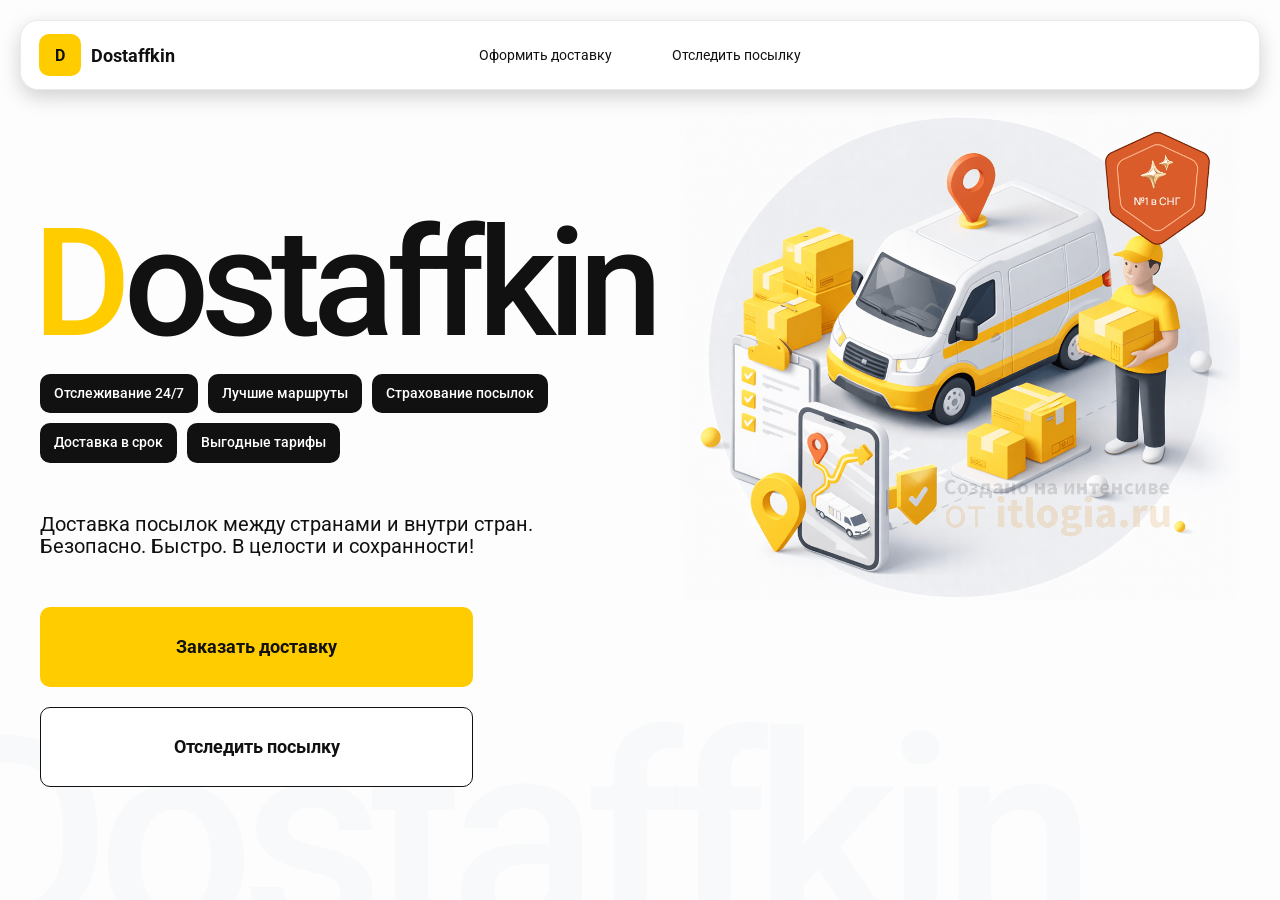
<file: index.html>
<!doctype html>
<html lang="ru">

<head>
    <meta charset="utf-8" />
    <meta name="viewport" content="width=device-width,initial-scale=1,maximum-scale=1,user-scalable=0" />
    <title>Dostaffkin — Доставка посылок между странами и внутри стран. Безопасно. Быстро. В целости и сохранности!
    </title>
    <link rel="stylesheet" href="styles/base.css" />
    <link rel="stylesheet" href="styles/base_adaptive.css" />
    <link rel="stylesheet" href="styles/index.css" />
    <link rel="stylesheet" href="styles/index_adaptive.css" />

</head>

<body>
    <div class="container">
        <header class="header">
            <a class="header-brand" href="#">
                <div class="header-logo">D</div>
                <div class="header-title">Dostaffkin</div>
            </a>
            <nav class="header-menu">
                <a class="header-link" href="./order.html">Оформить <span>доставку</span></a>
                <a class="header-link" href="./track.html">Отследить <span>посылку</span></a>
            </nav>
        </header>

        <main class="main">
            <section class="main-info">
                <div class="main-title">
                    <span>D</span>ostaffkin
                </div>
                <div class="main-features">
                    <div class="main-feature">Отслеживание 24/7</div>
                    <div class="main-feature">Лучшие маршруты</div>
                    <div class="main-feature">Страхование посылок</div>
                    <div class="main-feature">Доставка в срок</div>
                    <div class="main-feature">Выгодные тарифы</div>
                </div>
                <div class="main-description">
                    Доставка посылок между странами и внутри стран.
                    Безопасно. Быстро. В целости и сохранности!
                </div>
                <div class="main-actions">
                    <a class="button" type="button" href="./order.html">Заказать доставку</a>
                    <a class="button button-white" type="button" href="./track.html">Отследить посылку</a>
                </div>
            </section>
            <div class="main-title-ghost">Dostaffkin</div>
            <section class="main-image">
                <img src="images/main-image.png" alt="Main image" />
            </section>

        </main>
    </div>

</body>

</html>
</file>
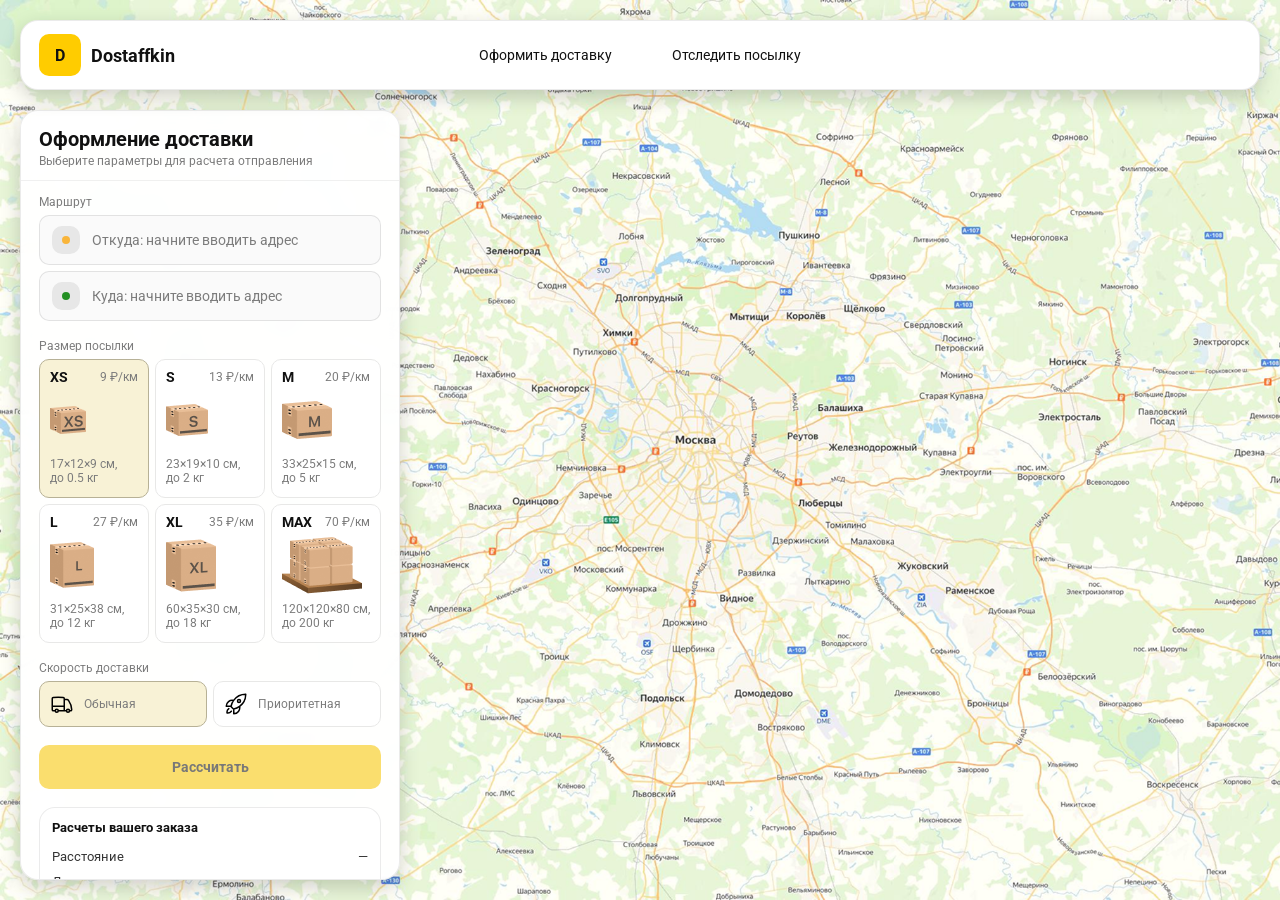
<file: order.html>
<!doctype html>
<html lang="ru">

<head>
    <meta charset="utf-8" />
    <meta name="viewport" content="width=device-width,initial-scale=1,maximum-scale=1,user-scalable=0" />
    <title>Оформление доставки</title>

    <link rel="stylesheet" href="styles/base.css" />
    <link rel="stylesheet" href="styles/base_adaptive.css" />

    <link rel="stylesheet" href="styles/order.css" />
    <link rel="stylesheet" href="styles/order_adaptive.css" />
</head>

<body>
    <div id="map"></div>

    <header class="header">
        <a class="header-brand" href="./index.html">
            <div class="header-logo">D</div>
            <div class="header-title">Dostaffkin</div>
        </a>
        <nav class="header-menu">
            <a class="header-link" href="#">Оформить <span>доставку</span></a>
            <a class="header-link" href="./track.html">Отследить <span>посылку</span></a>
        </nav>
    </header>

    <aside class="main" id="sidebar">

        <div class="main-header">
            <div class="main-title">Оформление доставки</div>
            <div class="main-text">Выберите параметры для расчета отправления</div>
        </div>

        <div class="main-content">
            <div class="main-route">
                <div class="main-block-title">Маршрут</div>
                <div class="main-fields">
                    <div class="main-field" id="fromField">
                        <div class="main-pin"></div>
                        <input id="from" placeholder="Откуда: начните вводить адрес" autocomplete="off" />
                        <div class="main-ac" id="fromAc" role="listbox" aria-label="Подсказки адресов"></div>
                    </div>

                    <div class="main-field" id="toField">
                        <div class="main-pin"></div>
                        <input id="to" placeholder="Куда: начните вводить адрес" autocomplete="off" />
                        <div class="main-ac" id="toAc" role="listbox" aria-label="Подсказки адресов"></div>
                    </div>
                </div>
            </div>

            <div class="main-package">
                <div class="main-block-title">Размер посылки</div>

                <div class="main-sizes">
                    <div class="main-size-card is-active" data-value="xs">
                        <div class="main-size-top">
                            <div class="main-size-label">XS</div>
                            <div class="main-size-rate">9 ₽/км</div>
                        </div>
                        <div class="main-size-media">
                            <img src="images/sizes/xs.png" alt="Короб XS" />
                        </div>
                        <div class="main-size-description">17×12×9 см,<br>до 0.5 кг</div>
                    </div>

                    <div class="main-size-card" data-value="s">
                        <div class="main-size-top">
                            <div class="main-size-label">S</div>
                            <div class="main-size-rate">13 ₽/км</div>
                        </div>
                        <div class="main-size-media">
                            <img src="images/sizes/s.png" alt="Короб S" />
                        </div>
                        <div class="main-size-description">23×19×10 см,<br>до 2 кг</div>
                    </div>

                    <div class="main-size-card" data-value="m">
                        <div class="main-size-top">
                            <div class="main-size-label">M</div>
                            <div class="main-size-rate">20 ₽/км</div>
                        </div>
                        <div class="main-size-media">
                            <img src="images/sizes/m.png" alt="Короб M" />
                        </div>
                        <div class="main-size-description">33×25×15 см,<br>до 5 кг</div>
                    </div>

                    <div class="main-size-card" data-value="l">
                        <div class="main-size-top">
                            <div class="main-size-label">L</div>
                            <div class="main-size-rate">27 ₽/км</div>
                        </div>
                        <div class="main-size-media">
                            <img src="images/sizes/l.png" alt="Короб L" />
                        </div>
                        <div class="main-size-description">31×25×38 см,<br>до 12 кг</div>
                    </div>

                    <div class="main-size-card" data-value="xl">
                        <div class="main-size-top">
                            <div class="main-size-label">XL</div>
                            <div class="main-size-rate">35 ₽/км</div>
                        </div>
                        <div class="main-size-media">
                            <img src="images/sizes/xl.png" alt="Короб XL" />
                        </div>
                        <div class="main-size-description">60×35×30 см,<br>до 18 кг</div>
                    </div>

                    <div class="main-size-card" data-value="max">
                        <div class="main-size-top">
                            <div class="main-size-label">MAX</div>
                            <div class="main-size-rate">70 ₽/км</div>
                        </div>
                        <div class="main-size-media main-size-media-palleta">
                            <img src="images/sizes/max.png" alt="Паллета" />
                        </div>
                        <div class="main-size-description">120×120×80 см,<br>до 200 кг</div>
                    </div>
                </div>
            </div>
            <div class="main-speed">
                <div class="main-block-title">Скорость доставки</div>

                <div class="main-speeds">
                    <div class="main-speed-card is-active" data-value="regular">
                        <img class="main-speed-media" src="images/icons/regular.svg" alt="Regular" />
                        <div class="main-speed-description">Обычная</div>
                    </div>
                    <div class="main-speed-card" data-value="fast">
                        <img class="main-speed-media" src="images/icons/fast.svg" alt="Fast" />
                        <div class="main-speed-description">Приоритетная</div>
                    </div>

                </div>
            </div>

            <div class="main-calculate-block">
                <button id="calc" class="button calculate-button" type="button" disabled>Рассчитать</button>
            </div>
            <div class="main-result" id="result">
                <div class="main-result-title">Расчеты вашего заказа</div>
                <div class="main-result-lines">
                    <div class="main-result-line"><span>Расстояние</span><span id="distanceValue">—</span></div>
                    <div class="main-result-line"><span>Доставим через</span><span id="durationValue">—</span></div>
                    <div class="main-result-line"><span>Тариф</span><span id="rateValue">—</span></div>
                </div>
                <div class="main-price">
                    <div class="main-price-label">Итого</div>
                    <div class="main-price-value" id="totalValue">—</div>
                </div>
            </div>

            <div class="main-order-box">
                <div class="main-order-form" id="orderForm">
                    <div class="main-order-title">Оформление доставки</div>
                    <div class="main-block-info-row">
                        <div class="main-block-title">Контакты</div>
                        <div class="order-fields">
                            <div class="main-field">
                                <input id="customerName" placeholder="Ваше имя" autocomplete="off" />
                            </div>
                            <div class="main-field">
                                <input id="customerPhone" placeholder="Ваш телефон" autocomplete="off"
                                    inputmode="tel" />
                            </div>
                        </div>
                    </div>
                    <div class="main-block-info-row extra-info">
                        <div class="main-block-title">Дополнительная информация</div>
                        <div class="main-field textarea">
                            <textarea id="comment" placeholder="Детали доставки и комментарии"></textarea>
                        </div>
                    </div>
                    <button id="submit" class="button main-submit-request" type="button" disabled>Отправить
                        заявку
                    </button>
                </div>

                <div class="main-order-success" id="orderSuccess">
                    <div class="main-success-icon">✓</div>
                    <div class="main-success-title">Заявка отправлена!</div>
                    <div class="main-success-title">Номер отправления – <span id="orderId"></span></div>
                    <div class="main-success-subtitle">Мы скоро свяжемся с вами</div>
                </div>
            </div>

        </div>

    </aside>

</body>

</html>
</file>
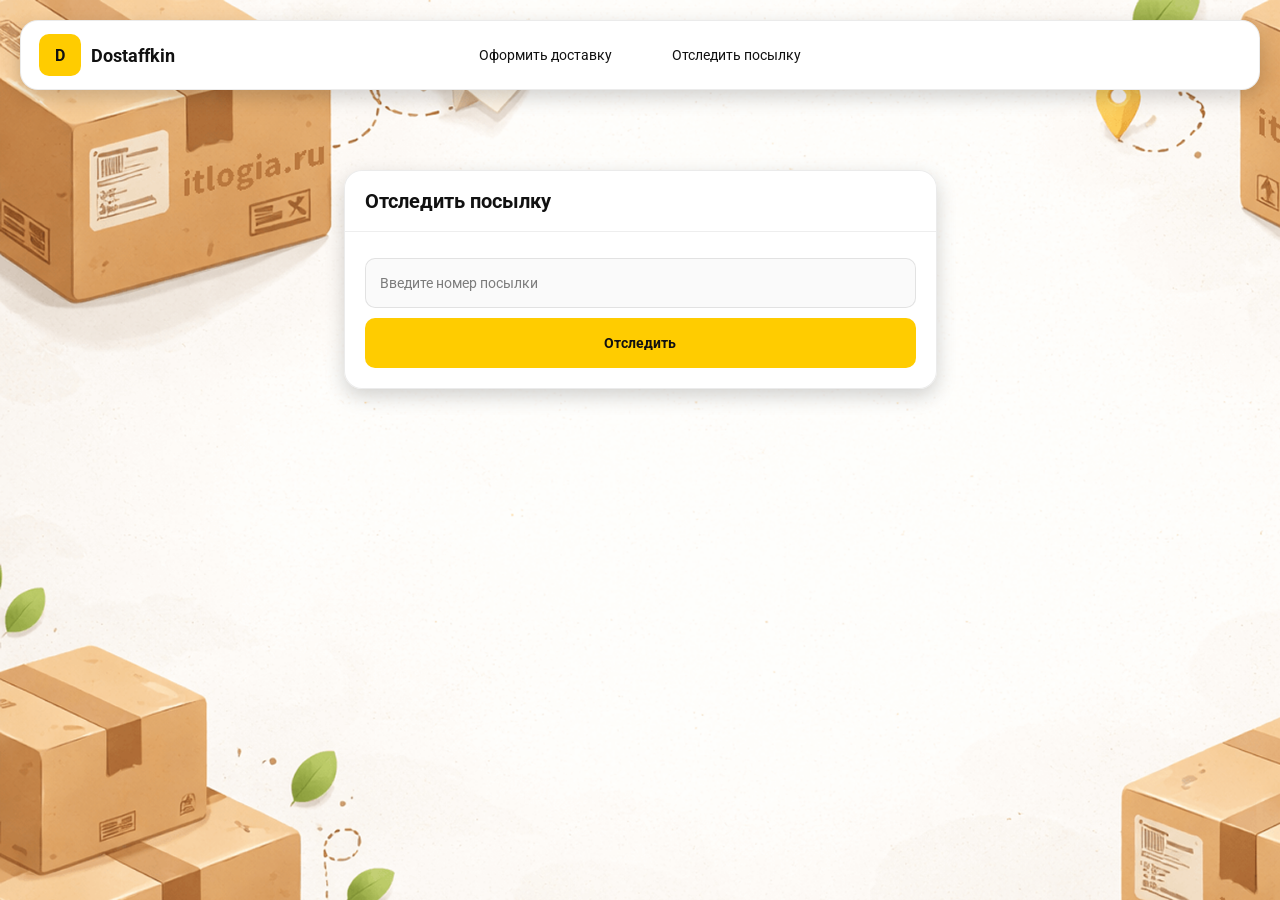
<file: track.html>
<!doctype html>
<html lang="ru">

<head>
    <meta charset="utf-8" />
    <meta name="viewport" content="width=device-width,initial-scale=1,maximum-scale=1,user-scalable=0" />
    <title>Отследить посылку</title>
    <link rel="stylesheet" href="styles/base.css" />
    <link rel="stylesheet" href="styles/base_adaptive.css" />

    <link rel="stylesheet" href="styles/track.css" />
    <link rel="stylesheet" href="styles/track_adaptive.css" />
</head>

<body>
    <div class="container">

        <header class="header">
            <a class="header-brand" href="./index.html">
                <div class="header-logo">D</div>
                <div class="header-title">Dostaffkin</div>
            </a>
            <nav class="header-menu">
                <a class="header-link" href="./order.html">Оформить <span>доставку</span></a>
                <a class="header-link" href="#">Отследить <span>посылку</span></a>
            </nav>
        </header>
        <main class="track-content">
            <section class="track-card track-search">
                <div class="track-title">Отследить посылку</div>
                <div class="track-action">
                    <div class="main-field track-field">
                        <input id="trackNumber" placeholder="Введите номер посылки" autocomplete="off" />
                    </div>
                    <button id="trackButton" class="button track-button" type="button">Отследить</button>
                </div>
            </section>
            <section class="track-card track-result" id="trackResult">
                <div class="track-result-header">
                    <div class="track-id" id="trackIdValue"></div>
                    <div class="track-routes">
                        <div class="track-route">
                            <div class="track-route-pin">
                                <svg xmlns="http://www.w3.org/2000/svg" fill="none" viewBox="0 0 24 24"
                                    stroke-width="1.5" stroke="orange" class="size-6">
                                    <path stroke-linecap="round" stroke-linejoin="round"
                                        d="M15 10.5a3 3 0 1 1-6 0 3 3 0 0 1 6 0Z" />
                                    <path stroke-linecap="round" stroke-linejoin="round"
                                        d="M19.5 10.5c0 7.142-7.5 11.25-7.5 11.25S4.5 17.642 4.5 10.5a7.5 7.5 0 1 1 15 0Z" />
                                </svg>
                            </div>
                            <div class="track-route-address" id="trackFromValue">
                                Откуда: Москва, улица Арбат, 1
                            </div>
                        </div>
                        <div class="track-route track-route-arrow">
                            <svg xmlns="http://www.w3.org/2000/svg" fill="none" viewBox="0 0 24 24" stroke-width="1.5"
                                stroke="currentColor" class="size-6">
                                <path stroke-linecap="round" stroke-linejoin="round"
                                    d="M19.5 13.5 12 21m0 0-7.5-7.5M12 21V3" />
                            </svg>
                        </div>
                        <div class="track-route">
                            <div class="track-route-pin">
                                <svg xmlns="http://www.w3.org/2000/svg" fill="none" viewBox="0 0 24 24"
                                    stroke-width="1.5" stroke="green" class="size-6">
                                    <path stroke-linecap="round" stroke-linejoin="round"
                                        d="M15 10.5a3 3 0 1 1-6 0 3 3 0 0 1 6 0Z" />
                                    <path stroke-linecap="round" stroke-linejoin="round"
                                        d="M19.5 10.5c0 7.142-7.5 11.25-7.5 11.25S4.5 17.642 4.5 10.5a7.5 7.5 0 1 1 15 0Z" />
                                </svg>
                            </div>
                            <div class="track-route-address" id="trackToValue">
                                Куда: Минск, проспект Независимости, 58
                            </div>
                        </div>
                    </div>
                </div>
                <div class="track-info">
                    <div class="track-status-title">Статус данной посылки:</div>
                    <div class="track-status-list" id="trackStatusList">


                        <div class="track-status created">
                            <img src="images/icons/created.svg" class="track-status-icon" alt="Created">
                            <div class="track-status-text">
                                <div class="track-status-text-state">Создан</div>
                                <div class="track-status-text-date">10.01.2026</div>
                            </div>
                        </div>

                        <div class="track-status in-way">
                            <img src="images/icons/in-way.svg" class="track-status-icon" alt="In way">
                            <div class="track-status-text">
                                <div class="track-status-text-state">В пути: Москва</div>
                                <div class="track-status-text-date">18.01.2026</div>
                            </div>
                        </div>

                        <div class="track-status ready">
                            <img src="images/icons/ready.svg" class="track-status-icon" alt="Ready">
                            <div class="track-status-text">
                                <div class="track-status-text-state">Готов к выдаче</div>
                                <div class="track-status-text-date">25.01.2026</div>
                            </div>
                        </div>

                        <div class="track-status done">
                            <img src="images/icons/done.svg" class="track-status-icon" alt="Done">
                            <div class="track-status-text">
                                <div class="track-status-text-state">Вручен</div>
                                <div class="track-status-text-date">27.01.2026</div>
                            </div>
                        </div>

                    </div>
                </div>
            </section>
        </main>
    </div>

</body>

</html>
</file>
<file: styles/base.css>
*,
*::before,
*::after {
    box-sizing: border-box;
}

@font-face {
    font-family: "Roboto";
    src: url("../fonts/Roboto-Regular.ttf");
    font-weight: normal;
}

@font-face {
    font-family: "Roboto";
    src: url("../fonts/Roboto-Bold.ttf");
    font-weight: bold;
}

@font-face {
    font-family: "Roboto";
    src: url("../fonts/Roboto-Medium.ttf");
    font-weight: 500;
}

html,
body {
    margin: 0;
    color: #111111;
    font-family: "Roboto", sans-serif;
}

body {
    background: #FDFDFD;
}

.header {
    border-radius: 18px;
    box-shadow: 0 7px 20px 0 #0000002E;
    backdrop-filter: blur(10px);
    background: #ffffff;
    left: 20px;
    border: 1px solid rgba(0, 0, 0, 0.08);
    position: fixed;
    right: 20px;
    top: 20px;
    padding: 14px 18px;
    height: 70px;
    display: flex;
    align-items: center;
    z-index: 6;
}

.header-brand {
    display: flex;
    align-items: center;
    text-decoration: none;
    gap: 10px;
}

.header-logo {
    width: 42px;
    height: 42px;
    border-radius: 10px;
    background: #FFCC00;
    display: grid;
    place-items: center;
    font-weight: bold;
    color: #111;
}

.header-title {
    font-size: 18px;
    font-weight: bold;
    color: #111111;
    text-decoration: none;
}

.header-menu {
    display: flex;
    align-items: center;
    gap: 60px;
    margin: 0;
    position: absolute;
    left: 50%;
    transform: translateX(-50%);
    
}

.header-link {
    font-size: 14px;
    color: #111111;
    text-decoration: none;
}

.button {
    border: 0;
    outline: none;
    height: 44px;
    border-radius: 10px;
    font-size: 14px;
    font-weight: bold;
    cursor: pointer;
    font-family: inherit;
    transition: transform .08s ease, opacity .12s ease;
    background: #ffcc00;
    color: #111111;
    text-align: center;
    text-decoration: none;
}

.button:hover {
    background-color: #E5BC19;
}

.button:disabled {
    cursor: not-allowed;
    background-color: #FADE6E;
    color: #787878;
    transform: none;
}

.button.button-white {
    background: #ffffff;
    border: 1px solid #111111;
}

.button.button-white:hover {
    background: rgb(241 241 241);
}

.main-field {
    display: flex;
    align-items: center;
    margin-top: 6px;
    gap: 10px;
    border: 1px solid #1111111A;
    background: #FAFAFA;
    border-radius: 10px;
    padding: 10px 12px;
    position: relative;
    box-sizing: border-box;
    height: 50px;
}

.main-field.textarea {
    height: auto;
}

.main-pin {
    width: 28px;
    height: 28px;
    border-radius: 10px;
    background: rgba(17, 17, 17, 0.08);
    display: grid;
    place-items: center;
    flex: 0 0 auto;
    position: relative;
}

.main-pin::before {
    content: "";
    width: 8px;
    height: 8px;
    border-radius: 999px;
    background: orange;
    opacity: .75;
    display: block;
}

.main-field:last-child .main-pin::before {
    background: green;
    opacity: .85;
}

input, textarea {
    width: 100%;
    border: 0;
    outline: none;
    background: transparent;
    font-size: 14px;
    color: #111111;
    font-family: inherit;
}

textarea {
    resize: vertical;
    min-height: 72px;
    padding: 2px 0;
}

input::placeholder, textarea::placeholder {
    color: #7C7C7C;
}

.main-field:focus-within {
    border-color: rgba(0, 0, 0, 0.20);
    box-shadow: 0 0 0 4px rgba(255, 204, 0, 0.35);
    background: rgba(255, 255, 255, 0.75);
}
</file>
<file: styles/base_adaptive.css>
@media (max-width: 767px) {
    .header {
        left: 10px;
        right: 10px;
        top: 10px;
    }

    .header-link span {
        display: none;
    }

    .header-menu {
        gap: 20px;
        justify-content: flex-start;
        margin: 0 0 0 30px;
        position: static;
        transform: none;
    }
}

@media (max-width: 420px) {
    .header-title {
        display: none;
    }
}

@media (max-width: 374px) {
    .header-menu {
        gap: 10px;
        margin: 0 0 0 10px;
    }
}
</file>
<file: styles/index.css>
.container {
    overflow: hidden;
    min-height: 100vh;
}

.main {
    padding: 111px 40px 40px;
    position: relative;
    display: flex;
}

.main-info {
    max-width: 840px;
    width: 100%;
    position: relative;
}

.main-title {
    margin-top: 98px;
    font-weight: 500;
    font-size: 200px;
    line-height: 1;
    letter-spacing: -0.05em;
    color: #111111;
    left: -15px;
    position: relative;
}

.main-title span {
    color: #ffcc00;
}

.main-features {
    margin-top: 15px;
    display: flex;
    flex-wrap: wrap;
    gap: 10px;
}

.main-feature {
    background: #111111;
    color: #ffffff;
    padding: 12px 14px;
    font-weight: 500;
    font-size: 14px;
    line-height: 1.1;
    border-radius: 10px;
}

.main-description {
    margin-top: 50px;
    max-width: 500px;
    font-size: 20px;
    line-height: 1.1;
    color: #111111;
}

.main-actions {
    margin-top: 50px;
    display: flex;
    flex-direction: column;
    gap: 20px;
}

.main-actions .button {
    height: 80px;
    width: 433px;
    font-size: 18px;
    font-weight: bold;
    place-items: center;
    display: grid;
}

.main-title-ghost {
    position: absolute;
    z-index: -1;
    left: -70px;
    bottom: -150px;
    font-weight: 500;
    font-size: 278px;
    line-height: 1;
    letter-spacing: -0.05em;
    color: #ECEDF04D;
}

.main-image {
    width: 1024px;
    top: 100px;
    z-index: -2;
}

.main-image img {
    width: 100%;
    max-width: 1024px;
    height: auto;
    display: block;
}
</file>
<file: styles/index_adaptive.css>
@media (max-width: 1760px) {
    .main-title {
        font-size: 150px;
        left: -7px;
    }

    .main-info {
        max-width: 640px;
    }
}

@media (max-width: 1200px) {
    .main-info {
        max-width: 540px;
    }

    .main {
        padding: 111px 20px 20px;
    }

    .main-title {
        font-size: 120px;
        left: -4px;
    }

    .main-title-ghost {
        font-size: 220px;
    }
}

@media (max-width: 1024px) {
    .main-title {
        margin-top: 30px;
    }

    .main {
        flex-direction: column-reverse;
    }

    .main-image {
        max-width: 350px;
        position: absolute;
        left: 370px;
        top: 370px;
    }

    .main-info {
        max-width: 100%;
    }

    .main-actions {
        gap: 10px;
    }

    .main-actions .button {
        height: 50px;
        font-size: 14px;
        width: auto;
        max-width: 300px;
    }

    .main-description {
        max-width: 350px;
    }
}

@media (max-width: 570px) {
    .main-title {
        font-size: 88px;
    }

    .main-description {
        max-width: 100%
    }

    .main-actions {
        width: 100%;
    }

    .main-actions .button {
        width: 100%;
        max-width: 100%
    }

    .main-image {
        max-width: 650px;
        position: absolute;
        left: 170px;
        top: 70px;
        opacity: 0.2;
    }
}

@media (max-width: 400px) {
    .main-title {
        font-size: 70px;
    }
}
</file>
<file: styles/order.css>
#map {
    background-image: url("../images/order-bg.png");
    background-size: cover;
    position: fixed;
    inset: 0;
}

.main {
    border-radius: 18px;
    box-shadow: 0 7px 20px 0 #0000002E;
    backdrop-filter: blur(10px);
    background: rgba(255, 255, 255, 0.96);
    left: 20px;
    border: 1px solid rgba(0, 0, 0, 0.08);
    position: fixed;
    top: 110px;
    bottom: 20px;
    width: 380px;
    display: flex;
    flex-direction: column;
    overflow: hidden;
    z-index: 5;
}

.main-header {
    padding: 18px 18px 12px 18px;
    border-bottom: 1px solid rgba(0, 0, 0, 0.06);
    display: flex;
    flex-direction: column;
}

.main-title {
    font-size: 20px;
    line-height: 100%;
    font-weight: bold;
}

.main-text {
    font-size: 12px;
    margin-top: 5px;
    color: #7C7C7C;
}

.main-content {
    padding: 14px 18px 18px 18px;
    overflow: auto;
    scrollbar-width: none;
    display: flex;
    flex-direction: column;
    gap: 18px;
    flex: 1;
}

.main-block-title {
    font-size: 12px;
    color: #7C7C7C;
}

.main-route .main-block-title,
.main-package .main-block-title {
    margin-bottom: 6px;
}

.main-sizes {
    display: grid;
    gap: 6px;
    grid-template-columns: repeat(3, 1fr);
}

.main-size-card {
    border: 1px solid #E8E8E7;
    background: #FFFFFF;
    border-radius: 10px;
    padding: 10px;
    cursor: pointer;
    user-select: none;
    transition: transform .08s ease, border-color .12s ease, background .12s ease;
    min-height: 139px;
}

.main-size-card:hover {
    transform: translateY(-1px);
}

.main-size-card.is-active {
    background-color: #F8F2D6;
    border-color: #B7B196;
}

.main-size-top {
    display: flex;
    align-items: center;
    justify-content: space-between;
}

.main-size-label {
    font-weight: bold;
    font-size: 14px;
    color: #111111;
    line-height: 100%;
}

.main-size-rate {
    font-size: 12px;
    color: #7C7C7C;
    line-height: 100%;
}

.main-size-media {
    margin-top: 8px;
    height: 57px;
}

.main-size-description {
    margin-top: 8px;
    font-size: 12px;
    color: #7C7C7C;
    line-height: 1.2;
}

.calculate-button {
    width: 100%;
}

.main-result {
    border: 1px solid rgba(0, 0, 0, 0.08);
    background: rgba(255, 255, 255, 0.75);
    border-radius: 16px;
    padding: 12px;
    line-height: 1.25;
}

.main-result-title {
    font-weight: bold;
    font-size: 13px;
    color: #111111;
    margin-bottom: 13px;
}

.main-result-lines {
    gap: 8px;
    display: flex;
    flex-direction: column;
}

.main-result-line {
    font-size: 13px;
    color: rgba(17, 17, 17, 0.85);
    display: flex;
    justify-content: space-between;
}

.main-price {
    margin-top: 18px;
    padding-top: 10px;
    border-top: 1px dashed rgba(0, 0, 0, 0.12);
    display: flex;
    align-items: baseline;
    justify-content: space-between;
}

.main-price-label {
    font-size: 12px;
    color: rgba(17, 17, 17, 0.55);
}

.main-price-value {
    font-size: 20px;
    font-weight: bold;
    color: #111111;
    letter-spacing: -0.3px;
}

.main-order-box {
    background: #ffffff;
    border: 1px solid #E8E8E7;
    border-radius: 10px;
    padding: 12px;
}

.main-order-title {
    margin-bottom: 8px;
    font-weight: bold;
    font-size: 14px;
    color: #111111;
}

.main-block-info {
    display: flex;
    flex-direction: column;
    gap: 6px;
}

.order-fields {
    display: grid;
    grid-template-columns: 1fr 1fr;
    column-gap: 10px;
    margin-top: 6px;
}

.main-block-info-row.extra-info {
    display: block;
    margin-top: 13px;
}

.main-submit-request {
    width: 100%;
    margin-top: 6px;
}

.main-order-success {
    display: none;
    text-align: center;
    padding: 22px 12px;
    gap: 12px;
}

.main-order-success.is-visible {
    display: flex;
    flex-direction: column;
    align-items: center;
}

.main-success-icon {
    width: 56px;
    height: 56px;
    border-radius: 50%;
    background: #16a34a;
    color: #ffffff;
    display: grid;
    place-items: center;
    font-size: 30px;
}

.main-success-title {
    font-size: 14px;
    font-weight: bold;
    color: #111111;
}

.main-success-subtitle {
    font-size: 12px;
    color: rgba(17, 17, 17, 0.55);
    line-height: 1.3;
}

.main-speed .main-block-title {
    margin-bottom: 6px;
}

.main-speeds {
    display: grid;
    gap: 6px;
    grid-template-columns: repeat(2, 1fr);
}

.main-speed-card {
    border: 1px solid #E8E8E7;
    background: #FFFFFF;
    border-radius: 10px;
    padding: 10px;
    cursor: pointer;
    user-select: none;
    transition: transform .08s ease, border-color .12s ease, background .12s ease;
    display: flex;
    align-items: center;
    gap: 10px;
}

.main-speed-card:hover {
    transform: translateY(-1px);
}

.main-speed-card.is-active {
    background-color: #F8F2D6;
    border-color: #B7B196;
}

.main-speed-description {
    font-size: 12px;
    color: #7C7C7C;
    line-height: 1.2;
}
</file>
<file: styles/order_adaptive.css>
@media (max-width: 767px) {
    .main {
        left: 10px;
        right: 10px;
        top: 50%;
        bottom: 12px;
        width: auto;
        max-width: none;
    }
}

@media (max-width: 420px) {
    .main-sizes {
        grid-template-columns: repeat(2, 1fr);
    }
}
</file>
<file: styles/track.css>
.container {
    background: #F4F4F4 url("../images/track-bg.png");
    background-size: cover;
    min-height: 100vh;
    padding: 170px 0 50px 0;
}

.track-content {
    width: 593px;
    margin: 0 auto;
}

.track-card {
    width: 100%;
    border-radius: 18px;
    box-shadow: 0 7px 20px 0 #0000002E;
    backdrop-filter: blur(10px);
    background: rgba(255, 255, 255, 0.96);
    border: 1px solid rgba(0, 0, 0, 0.08);
}

.track-title {
    font-size: 20px;
    line-height: 100%;
    font-weight: bold;
    border-bottom: 1px solid #EEEEEE;
    padding: 20px;
}

.track-action {
    padding: 20px;
}

.track-button {
    width: 100%;
    height: 50px;
}

.track-field {
    margin-bottom: 10px;
}

.track-result {
    margin-top: 5px;
    display: none;
}

.track-result.is-visible {
    display: block;
}

.track-result-header {
    font-weight: bold;
    font-size: 14px;
    color: #111111;
    padding: 20px;
    border-bottom: 1px solid #EEEEEE;
}

.track-id {
    margin-bottom: 12px;
    font-size: 20px;
}

.track-routes {
    display: flex;
    flex-direction: column;
    gap: 10px;
    font-weight: normal;
}

.track-route {
    display: flex;
    align-items: center;
    gap: 10px;
}

.track-route-pin {
    width: 24px;
    height: 24px;
    flex-shrink: 0;
}

.track-route-arrow {
    padding: 15px 0;
    width: 24px;
    height: 24px;
}

.track-info {
    padding: 20px;
}

.track-status {
    display: flex;
    align-items: center;
    font-size: 12px;
    gap: 10px;
}

.track-status-title {
    font-size: 14px;
    color: #111111;
    margin-bottom: 20px;
}

.track-status-list {
    display: flex;
    flex-direction: column;
    gap: 15px;
}

.track-status-icon {
    width: 40px;
    height: 40px;
    border-radius: 50%;
    background: rgba(17, 17, 17, 0.08);
    display: grid;
    place-items: center;
    flex: 0 0 auto;
}

.track-status.created .track-status-icon {
    background-color: #F1CB00;
}

.track-status.in-way .track-status-icon {
    background-color: #F08A11;
}

.track-status.ready .track-status-icon {
    background-color: #A35D0A;
}

.track-status.done .track-status-icon {
    background-color: #37C93B;
}

.track-status-text {
    display: flex;
    align-items: center;
    justify-content: space-between;
    color: #111111;
    font-size: 12px;
    flex: 1;
}

.track-status-date {
    color: rgba(17, 17, 17, 0.55);
}
</file>
<file: styles/track_adaptive.css>
@media (max-width: 767px) {
    .container {
        padding: 130px 0 50px 0;
    }

    .track-content {
        width: 100%;
        padding-left: 10px;
        padding-right: 10px;
    }

    .track-result-header {
        padding: 20px;
    }
}
</file>
